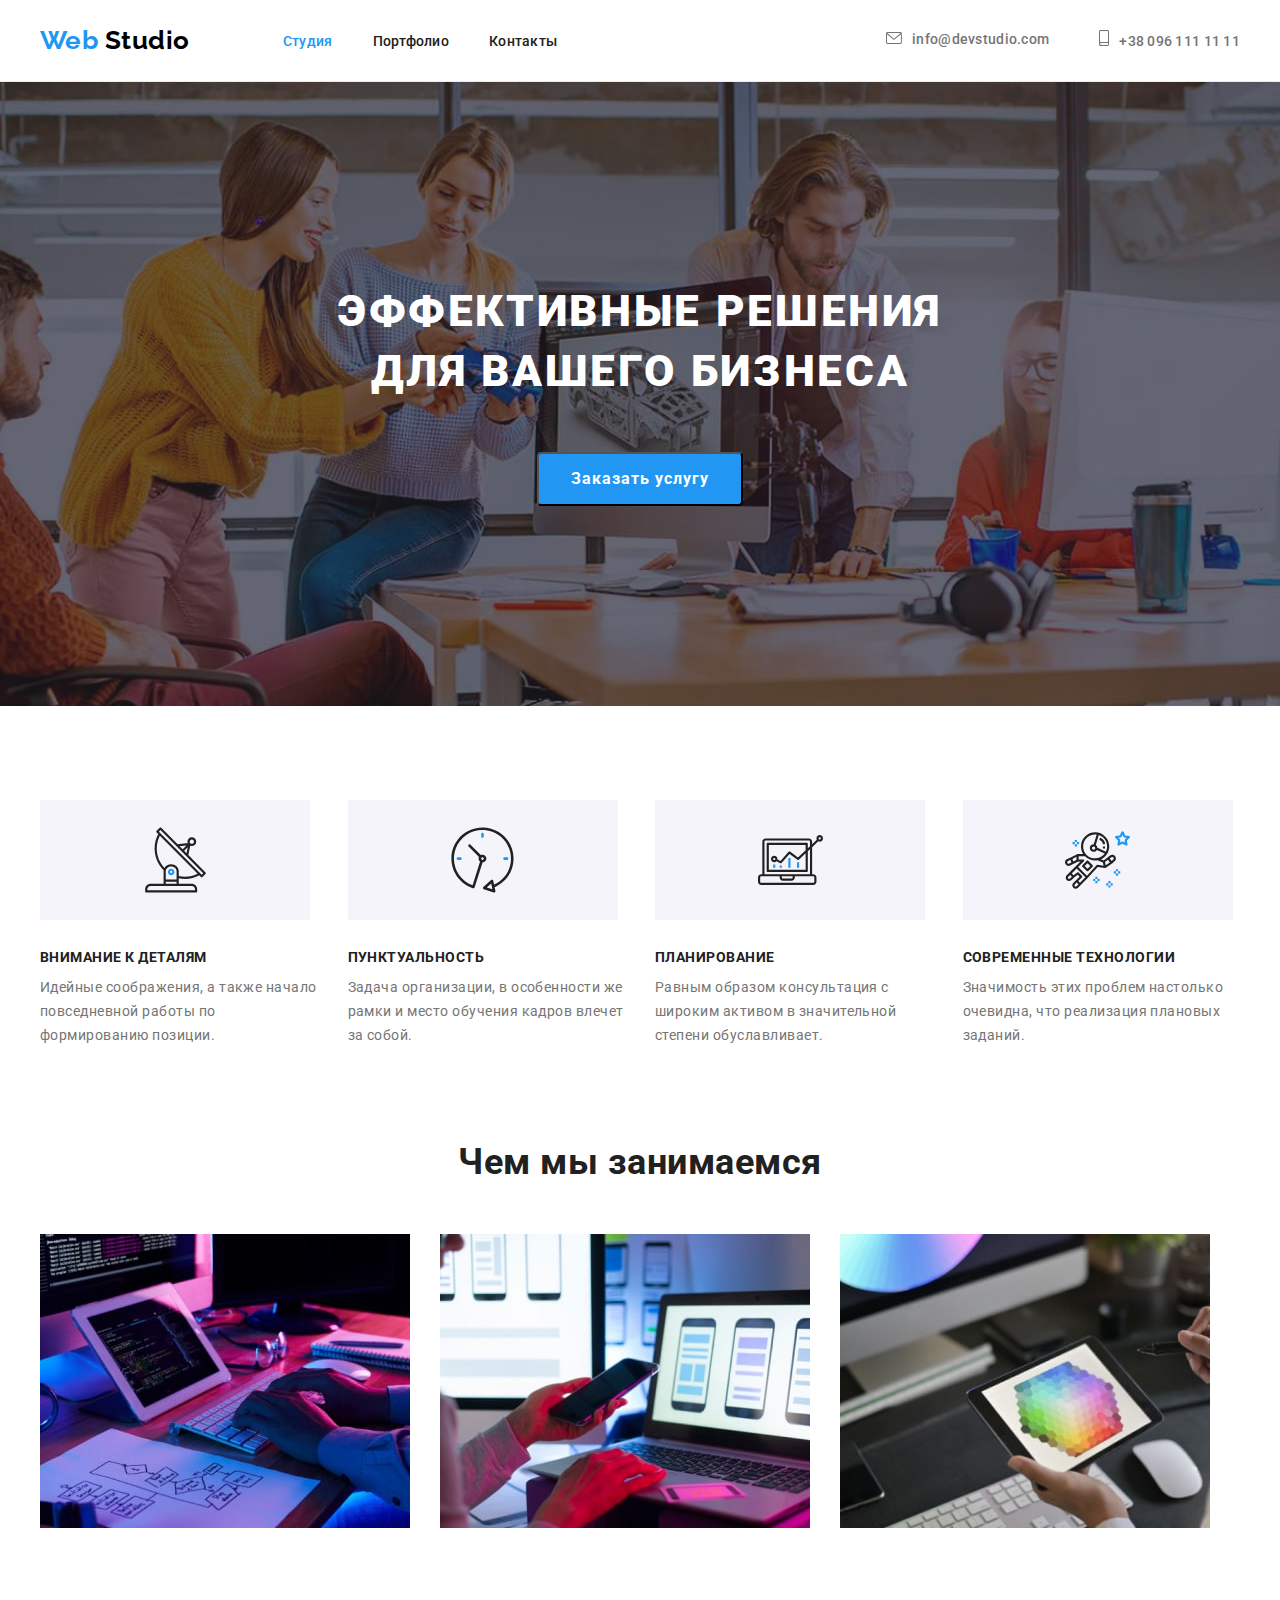
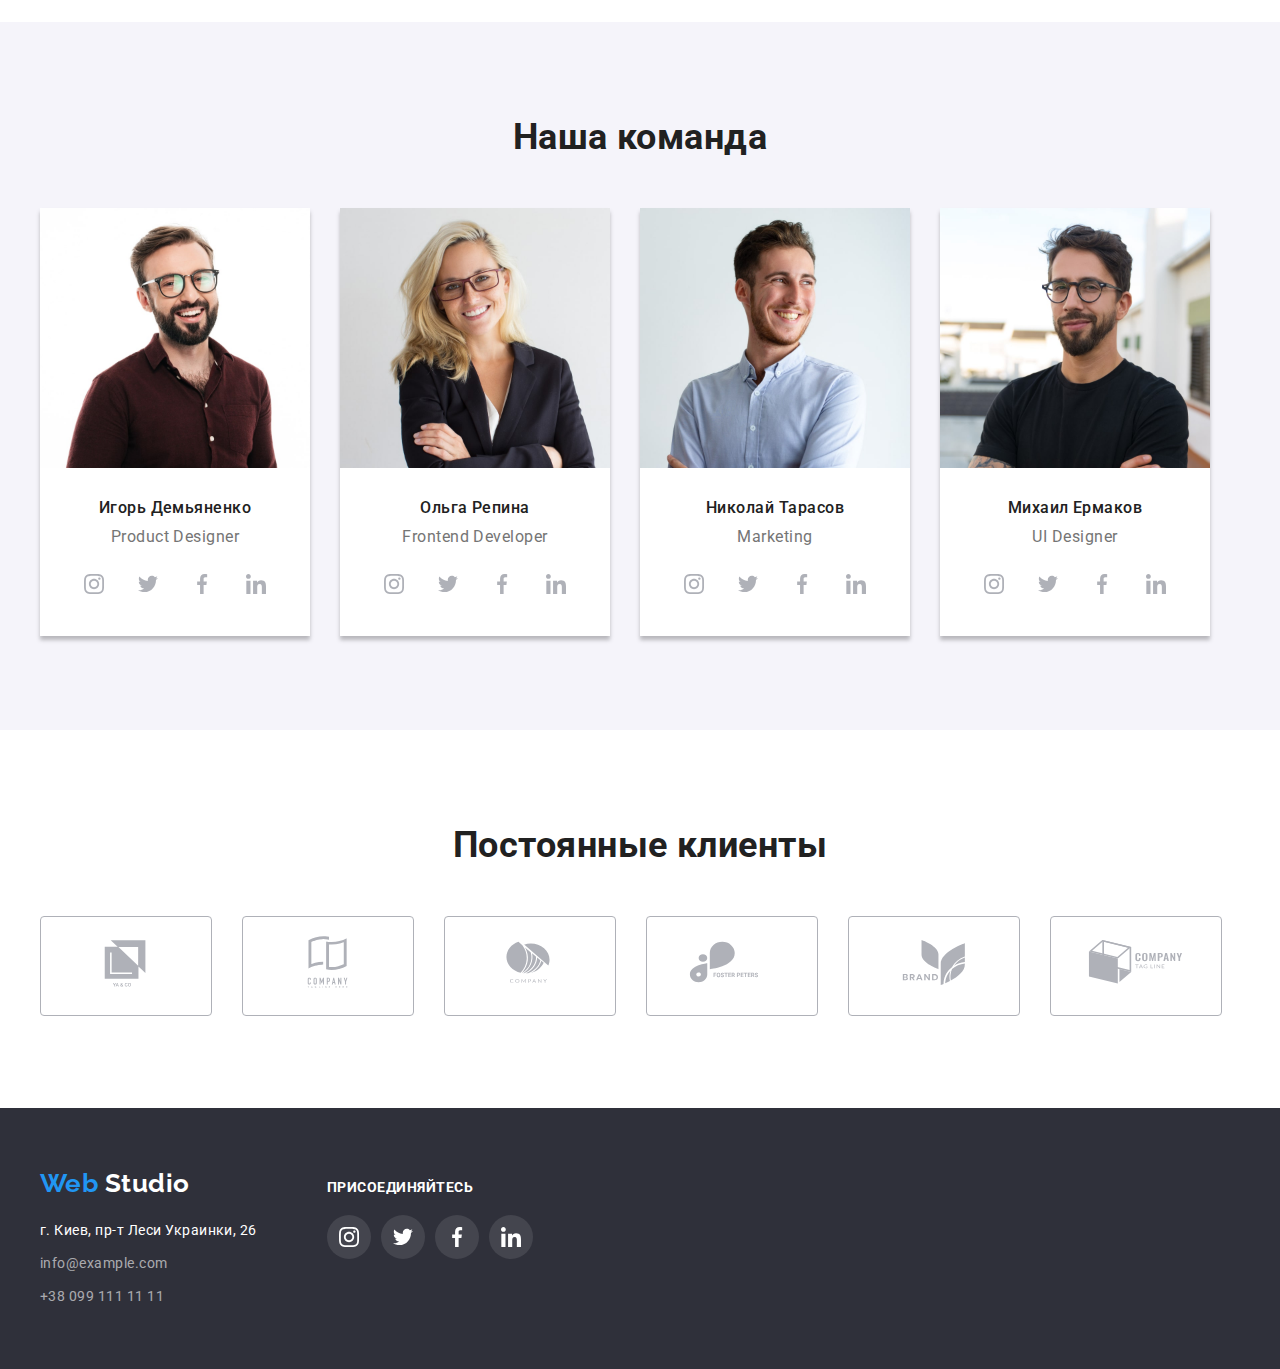
<file: index.html>
<!DOCTYPE html>
<html lang="ru">

<head>
    <meta charset="UTF-8">
    <meta http-equiv="X-UA-Compatible" content="IE=edge">
    <meta name="viewport" content="width=device-width, initial-scale=1.0">
    <title>Home_work_1</title>
    <link rel="preconnect" href="https://fonts.googleapis.com">
    <link rel="preconnect" href="https://fonts.gstatic.com" crossorigin>
    <link
        href="https://fonts.googleapis.com/css2?family=Raleway:wght@700&family=Roboto:wght@400;500;700;900&display=swap"
        rel="stylesheet">
    <link rel="stylesheet" href="https://cdnjs.cloudflare.com/ajax/libs/modern-normalize/1.1.0/modern-normalize.min.css"
        integrity="sha512-wpPYUAdjBVSE4KJnH1VR1HeZfpl1ub8YT/NKx4PuQ5NmX2tKuGu6U/JRp5y+Y8XG2tV+wKQpNHVUX03MfMFn9Q=="
        crossorigin="anonymous" referrerpolicy="no-referrer" />
    <link rel="stylesheet" href="./CSS/style.css">

</head>

<body>
    <!--Область навигации-->
    <header class="header">
        <div class="conteiner header-conteiner">
            <nav class="header-navigation">
                <a href="index.html" class="header-logo">Web <span class="header-logo-studio">Studio</span> </a>

                <ul class="header-list">
                    <li class="header-item list"><a class="header-link current link" href="./index.html">Студия</a></li>
                    <li class="header-item list"><a class="header-link link" href="./portfolio.html">Портфолио</a></li>
                    <li class="header-item list"><a class="header-link link" href="">Контакты</a></li>
                </ul>
            </nav>
            <ul class="header-list-contacts">
                <li class="header-contacts-item list">
                    <a class="header-tel-link link" href="mailto:info@devstudio.com"> 
                        <svg class="mail-tel-icon" width="16" height="12"><use href="./img/sprite.svg#letter"></use>
                        </svg>info@devstudio.com
                    </a>
                </li>

                <li class="header-contacts-item list">
                    
                    <a class="header-tel-link link" href="tel:+380961111111" >
                        <svg class="mail-tel-icon" width="10" height="16" >
                        <use href="./img/sprite.svg#phone"></use>
                         </svg>+38 096 111 11 11
                    </a>
                </li>
            </ul>
        </div>

    </header>

    <main class="main-content">
        <!--Шапка-->
        <section class="main-section">
            <div class="conteiner hero-conteiner">
                <h1 class="main-title">Эффективные решения для вашего бизнеса</h1>

                <button type="button" class="main-button btn">Заказать услугу</button>
            </div>
        </section>

        <!--Особенности-->

        <section class="peculiarities">
            <h2 class="visually-hidden">peculiarities </h2>
            <div class="conteiner">
                <ul class="peculiarities-list">
                    <li class="peculiarities-item list">
                        <div class="peculiarities-item-icon">
                         <svg class="peculiarities-icon">
                             <use href="./img/sprite.svg#antenna"></use>
                         </svg>
                        </div>
                        <h3 class="peculiarities-title">Внимание к деталям</h3>
                        <p class="peculiarities-text">Идейные соображения, а также начало повседневной работы по
                            формированию
                            позиции.</p>

                    </li>
                    <li class="peculiarities-item list">
                        <div class="peculiarities-item-icon">
                            <svg class="peculiarities-icon">
                                <use href="./img/sprite.svg#clock"></use>
                            </svg>
                        </div>
                        <h3 class="peculiarities-title">Пунктуальность</h3>
                        <p class="peculiarities-text">Задача организации, в особенности же рамки и место обучения кадров
                            влечет
                            за
                            собой.</p>
                    </li>
                    <li class="peculiarities-item list">
                        <div class="peculiarities-item-icon">
                            <svg class="peculiarities-icon">
                                <use href="./img/sprite.svg#diagram"></use>
                            </svg>
                        </div>
                        <h3 class="peculiarities-title">Планирование</h3>
                        <p class="peculiarities-text">Равным образом консультация с широким активом в значительной
                            степени
                            обуславливает.</p>
                    </li>
                    <li class="peculiarities-item list">
                        <div class="peculiarities-item-icon">
                            <svg class="peculiarities-icon">
                                <use href="./img/sprite.svg#astronaut"></use>
                            </svg>
                        </div>
                        <h3 class="peculiarities-title">Современные технологии</h3>
                        <p class="peculiarities-text">Значимость этих проблем настолько очевидна, что реализация
                            плановых
                            заданий.
                        </p>
                    </li>

                </ul>
            </div>
        </section>

        <!--Чем мы занимаемся-->

        <section class="about-us">
            <div class="conteiner">
                <h2 class="about-us-title">Чем мы занимаемся</h2>
                <ul class="about-us-list list">
                    <li class="about-us-item">
                        <a class="about-us-link link" href=""><img class="about-us-image" src="./img/box_1.jpg"
                                alt="Десктопный_приложения" width="370"></a>
                    </li>
                    <li class="about-us-item">
                        <a class="about-us-link link" href=""><img class="about-us-image" src="./img/box_2.jpg"
                                alt="Мобильные_приложения" width="370"></a>
                    </li>
                    <li class="about-us-item">
                        <a class="about-us-link link" href=""><img class="about-us-image" src="./img/box_3.jpg"
                                alt="Дизайнерские_решения" width="370"></a>
                    </li>
                </ul>
            </div>
        </section>


        <!--Наша команда-->

        <section class="team">
            <div class="conteiner">
                <h2 class="team-title">Наша команда</h2>
                <ul class="team-list list">
                    <li class="team-item">
                        <img class="team-image" src="./img/team_card_1.jpg" alt="Product_Designer" width="270">
                        <div class="team-personal-bottom">
                            <h3 class="team-personal-name">Игорь Демьяненко</h3>
                            <p class="team-position">Product Designer</p>
                            <ul class="team-position-list team-social-list list">
                                <li class="social-item">
                                    <a href="" class="social-link link">
                                        <svg class="social-icon">
                                            <use href="./img/sprite.svg#instagram"></use>
                                        </svg>
                                    </a>
                                </li>
                                <li class="social-item">
                                    <a href="" class="social-link link">
                                        <svg class="social-icon">
                                            <use href="./img/sprite.svg#twitter"></use>
                                        </svg>
                                    </a>
                                </li>
                                <li class="social-item">
                                    <a href="" class="social-link link">
                                        <svg class="social-icon">
                                            <use href="./img/sprite.svg#facebook"></use>
                                        </svg>
                                    </a>
                                </li>
                                <li class="social-item">
                                    <a href="" class="social-link link">
                                        <svg class="social-icon">
                                            <use href="./img/sprite.svg#linkedin"></use>
                                        </svg>
                                    </a>
                                </li>
                            </ul>
                        </div>
                    </li>
                    <li class="team-item">
                        <img class="team-image" src="./img/team_card_2.jpg" alt="Frontend_Developer" width="270">
                        <div class="team-personal-bottom">
                            <h3 class="team-personal-name">Ольга Репина</h3>
                            <p class="team-position">Frontend Developer</p>
                            <ul class="team-position-list team-social-list list">
                                <li class="social-item">
                                    <a href="" class="social-link link">
                                        <svg class="social-icon">
                                            <use href="./img/sprite.svg#instagram"></use>
                                        </svg>
                                    </a>
                                </li>
                                <li class="social-item">
                                    <a href="" class="social-link link">
                                        <svg class="social-icon">
                                            <use href="./img/sprite.svg#twitter"></use>
                                        </svg>
                                    </a>
                                </li>
                                <li class="social-item">
                                    <a href="" class="social-link link">
                                        <svg class="social-icon">
                                            <use href="./img/sprite.svg#facebook"></use>
                                        </svg>
                                    </a>
                                </li>
                                <li class="social-item">
                                    <a href="" class="social-link link">
                                        <svg class="social-icon">
                                            <use href="./img/sprite.svg#linkedin"></use>
                                        </svg>
                                    </a>
                                </li>
                            </ul>
                            
                        </div>
                    </li>
                    <li class="team-item">
                        <img class="team-image" src="./img/team_card_3.jpg" alt="Marketing" width="270">
                        <div class="team-personal-bottom">
                            <h3 class="team-personal-name">Николай Тарасов</h3>
                            <p class="team-position">Marketing</p>
                            <ul class="team-position-list team-social-list list">
                                <li class="social-item">
                                    <a href="" class="social-link link">
                                        <svg class="social-icon">
                                            <use href="./img/sprite.svg#instagram"></use>
                                        </svg>
                                    </a>
                                </li>
                                <li class="social-item">
                                    <a href="" class="social-link link">
                                        <svg class="social-icon">
                                            <use href="./img/sprite.svg#twitter"></use>
                                        </svg>
                                    </a>
                                </li>
                                <li class="social-item">
                                    <a href="" class="social-link link">
                                        <svg class="social-icon">
                                            <use href="./img/sprite.svg#facebook"></use>
                                        </svg>
                                    </a>
                                </li>
                                <li class="social-item">
                                    <a href="" class="social-link link">
                                        <svg class="social-icon">
                                            <use href="./img/sprite.svg#linkedin"></use>
                                        </svg>
                                    </a>
                                </li>
                            </ul>
                        </div>
                    </li>
                    <li class="team-item">
                        <img class="team-image" src="./img/team_card_4.jpg" alt="UI_Designer" width="270">
                        <div class="team-personal-bottom">
                            <h3 class="team-personal-name">Михаил Ермаков</h3>
                            <p class="team-position">UI Designer</p>
                            <ul class="team-position-list team-social-list list">
                                <li class="social-item">
                                    <a href="" class="social-link link">
                                        <svg class="social-icon">
                                            <use href="./img/sprite.svg#instagram"></use>
                                        </svg>
                                    </a>
                                </li>
                                <li class="social-item">
                                    <a href="" class="social-link link">
                                        <svg class="social-icon">
                                            <use href="./img/sprite.svg#twitter"></use>
                                        </svg>
                                    </a>
                                </li>
                                <li class="social-item">
                                    <a href="" class="social-link link">
                                        <svg class="social-icon">
                                            <use href="./img/sprite.svg#facebook"></use>
                                        </svg>
                                    </a>
                                </li>
                                <li class="social-item">
                                    <a href="" class="social-link link">
                                        <svg class="social-icon">
                                            <use href="./img/sprite.svg#linkedin"></use>
                                        </svg>
                                    </a>
                                </li>
                            </ul>
                        </div>
                    </li>
                </ul>
            </div>
        </section>

<!--Постоянные клиенты-->

<section class="clients">
    <h2 class="clients-title">Постоянные клиенты </h2>
    <div class="conteiner">
        <ul class="clients-list">
            <li class="clients-item list">
                <a class="clients-item-icon" href="">
                         <svg class="clients-icon">
                            <use href="./img/sprite.svg#logo1"></use>
                        </svg>
                </a>
            </li>
            <li class="clients-item list">
                <a class="clients-item-icon" href="">
                    <svg class="clients-icon">
                        <use href="./img/sprite.svg#logo2"></use>
                    </svg>
                </a>
            </li>
            <li class="clients-item list">
                <a class="clients-item-icon" href="">
                    <svg class="clients-icon">
                        <use href="./img/sprite.svg#logo3"></use>
                    </svg>
                </a>
            </li>
            <li class="clients-item list">
                <a class="clients-item-icon" href="">
                    <svg class="clients-icon">
                        <use href="./img/sprite.svg#logo4"></use>
                    </svg>
                </a>
            </li>
            <li class="clients-item list">
                <a class="clients-item-icon" href="">
                    <svg class="clients-icon">
                        <use href="./img/sprite.svg#logo5"></use>
                    </svg>
                </a>
            </li>
            <li class="clients-item list">
                <a class="clients-item-icon" href="">
                    <svg class="clients-icon">
                        <use href="./img/sprite.svg#logo6"></use>
                    </svg>
                </a>
            </li>

        </ul>
    </div>
</section>

    </main>

    <footer class="footer">
        <div class="conteiner footer-container">
            <div class="footer-box">
               <div class="footer-adress">
                    <a class="footer-logo" href="index.html">Web <span class="foter-studio">Studio</span> </a>
                    
                    <address class="footer-address">
                    
                        <ul class="footer-list list">
                            <li class="footer-item"> <a class="footer-link-address link"
                                    href="https://www.google.com/maps/place/%D0%B1%D1%83%D0%BB.+%D0%9B%D0%B5%D1%81%D0%B8+%D0%A3%D0%BA%D1%80%D0%B0%D0%B8%D0%BD%D0%BA%D0%B8,+26,+%D0%9A%D0%B8%D0%B5%D0%B2,+02000/@50.4265807,30.5361971,17z/data=!3m1!4b1!4m5!3m4!1s0x40d4cf0e033ecbe9:0x57a4dffefec77da0!8m2!3d50.4265807!4d30.5383858"
                                    target="_blank">г. Киев, пр-т Леси Украинки, 26</a> </li>
                            <li class="footer-item"> <a class="footer-tel-link link" href="mailto:info@example.com">info@example.com</a>
                            </li>
                            <li class="footer-item"> <a class="footer-tel-link link" href="tel:+380991111111">+38 099 111 11
                                    11</a>
                            </li>
                    
                        </ul>
                    
                    </address>
               </div>
                <div class="footer-social">
                    <h2 class="social-title">присоединяйтесь</h2>
                    <ul class="footer-social-list team-social-list list">
                        <li class="footer-social-item">
                            <a href="" class="footer-social-link link">
                                <svg class="footer-social-icon">
                                    <use href="./img/sprite.svg#instagram"></use>
                                </svg>
                            </a>
                        </li>
                        <li class="footer-social-item">
                            <a href="" class="footer-social-link link">
                                <svg class="footer-social-icon">
                                    <use href="./img/sprite.svg#twitter"></use>
                                </svg>
                            </a>
                        </li>
                        <li class="footer-social-item">
                            <a href="" class="footer-social-link link">
                                <svg class="footer-social-icon">
                                    <use href="./img/sprite.svg#facebook"></use>
                                </svg>
                            </a>
                        </li>
                        <li class="footer-social-item">
                            <a href="" class="footer-social-link link">
                                <svg class="footer-social-icon">
                                    <use href="./img/sprite.svg#linkedin"></use>
                                </svg>
                            </a>
                        </li>
                    </ul>


                </div>

            </div>
        </div>
    </footer>


</body>
</file>
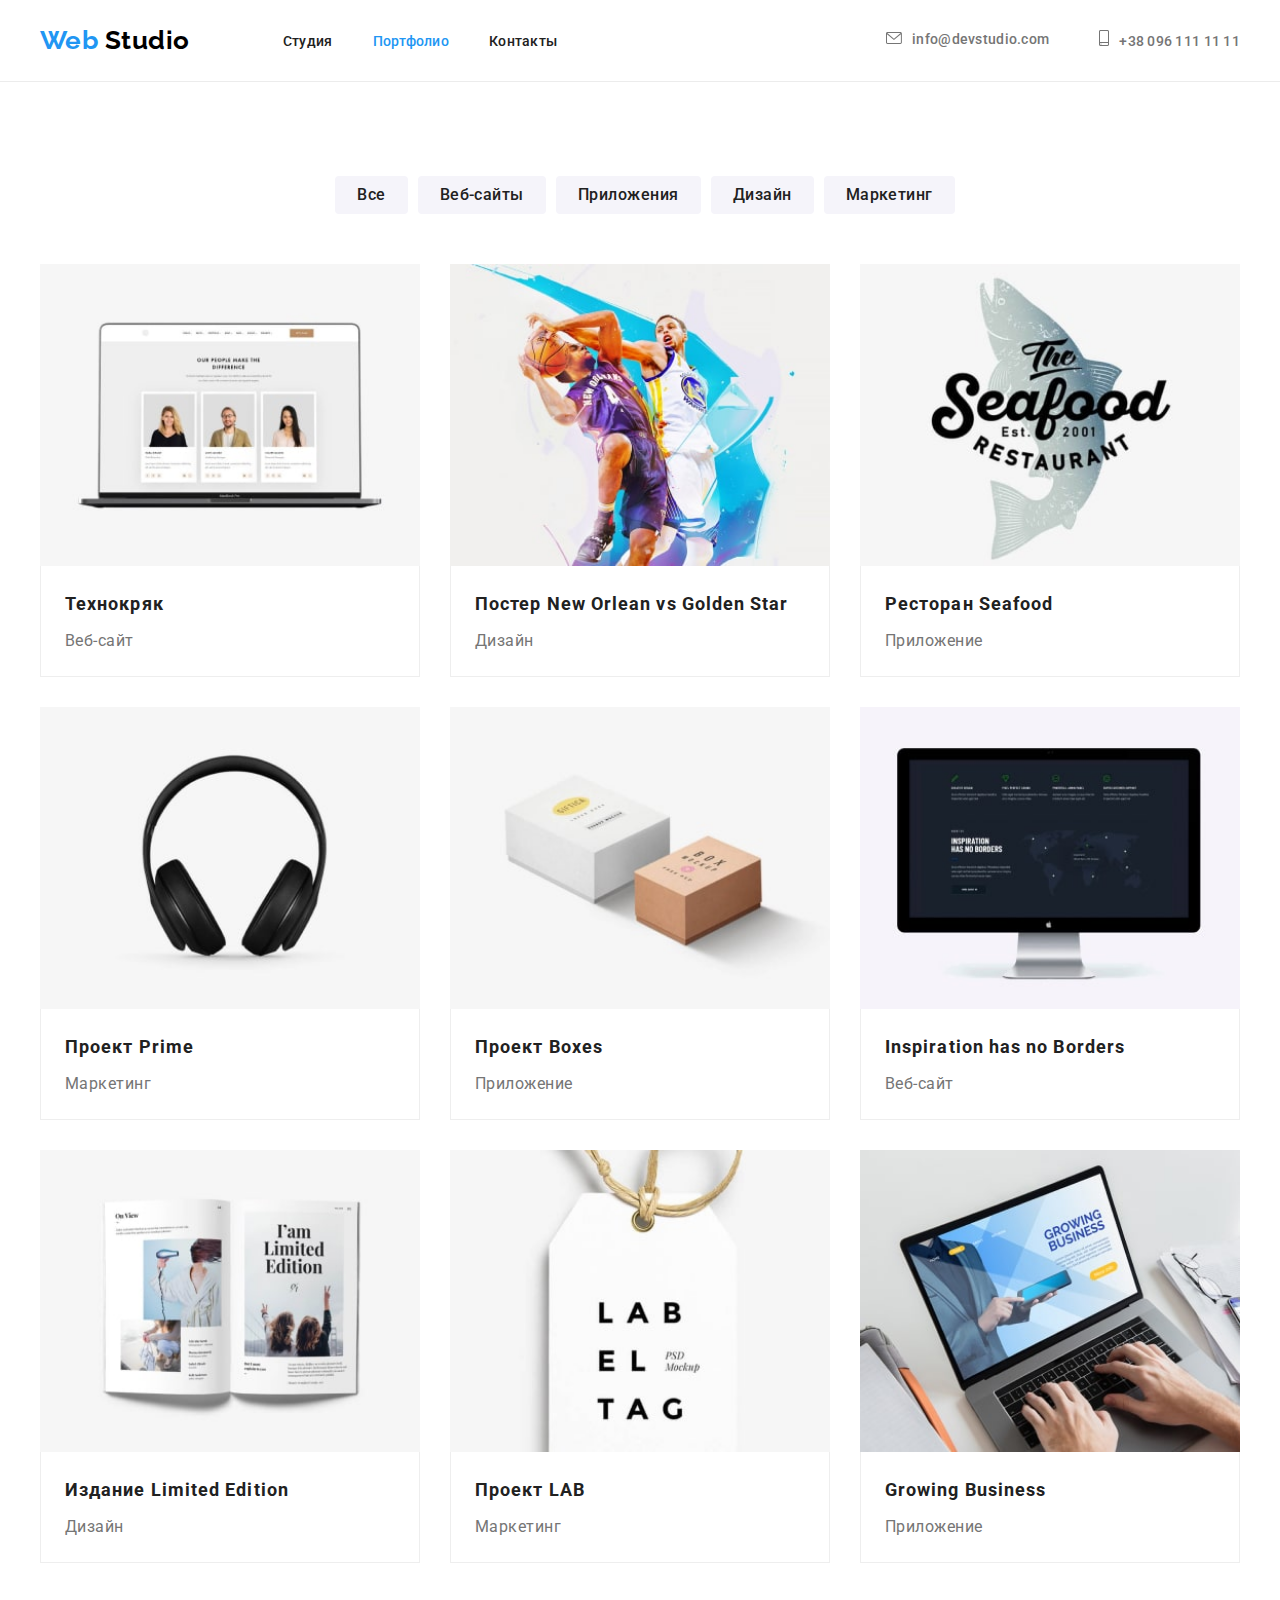
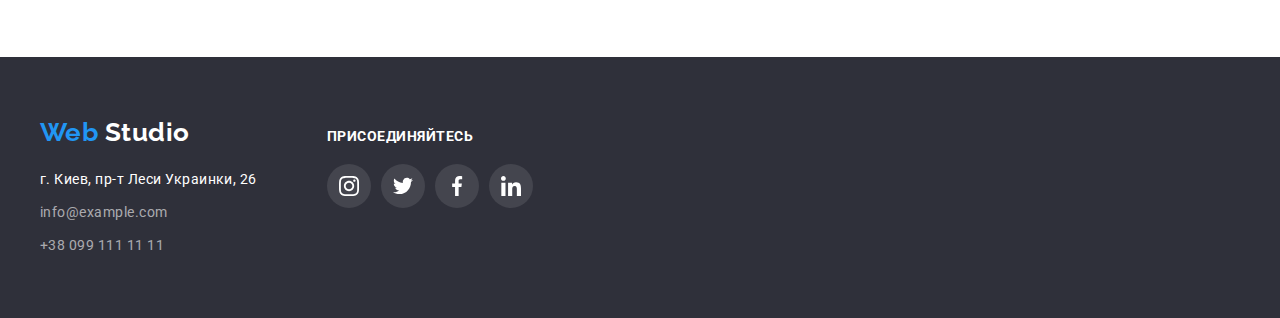
<file: portfolio.html>
<!DOCTYPE html>
<html lang="ru">

<head>
    <meta charset="UTF-8">
    <meta http-equiv="X-UA-Compatible" content="IE=edge">
    <meta name="viewport" content="width=device-width, initial-scale=1.0">
    <title>Home_work_2</title>
    <link rel="preconnect" href="https://fonts.googleapis.com">
    <link rel="preconnect" href="https://fonts.gstatic.com" crossorigin>
    <link
        href="https://fonts.googleapis.com/css2?family=Raleway:wght@700&family=Roboto:wght@400;500;700;900&display=swap"
        rel="stylesheet">
    <link rel="stylesheet" href="./CSS/style.css">
</head>

<body>
    <!--Область навигации-->
    <header class="header">
        <div class="conteiner header-conteiner">
            <nav class="header-navigation">
                <a href="index.html" class="header-logo">Web <span class="header-logo-studio">Studio</span> </a>
    
                <ul class="header-list">
                    <li class="header-item list"><a class="header-link link" href="./index.html">Студия</a></li>
                    <li class="header-item list"><a class="header-link current link" href="./portfolio.html">Портфолио</a></li>
                    <li class="header-item list"><a class="header-link link" href="">Контакты</a></li>
                </ul>
            </nav>
            <ul class="header-list-contacts">
                <li class="header-contacts-item list">
                    <a class="header-tel-link link" href="mailto:info@devstudio.com">
                        <svg class="mail-tel-icon" width="16" height="12">
                            <use href="./img/sprite.svg#letter"></use>
                        </svg>info@devstudio.com
                    </a>
                </li>
    
                <li class="header-contacts-item list">
    
                    <a class="header-tel-link link" href="tel:+380961111111">
                        <svg class="mail-tel-icon" width="10" height="16">
                            <use href="./img/sprite.svg#phone"></use>
                        </svg>+38 096 111 11 11
                    </a>
                </li>
            </ul>
        </div>
    
    </header>

    <main class="content-gallery">
        <section class="content-section">
            <div class="conteiner">
                <h1 class="visually-hidden">Gallery</h1>
                <ul class="gallery-button-list list">
                    <li class="gallery-item">
                        <button class="gallery-filters-btn btn" type="button">Все</button>
                    </li>
                    <li class="gallery-item">
                        <button class="gallery-filters-btn btn" type="button">Веб-сайты</button>
                    </li>
                    <li class="gallery-item">
                        <button class="gallery-filters-btn btn" type="button">Приложения</button>
                    </li>
                    <li class="gallery-item">
                        <button class="gallery-filters-btn btn" type="button">Дизайн</button>
                    </li>
                    <li class="gallery-item">
                        <button class="gallery-filters-btn btn" type="button">Маркетинг</button>
                    </li>
                </ul>

                <ul class="gallary-work">
                    <li class="gallary-work-list list">
                        <a class="gallary-work-link link" href="">
                            <img class="gallary-work-image" src="./img/portfolio_1.jpg" alt="Веб-сайт Технокряк"
                                width="370">
                            <div class="gallary-card-bottom">
                                <h2 class="gallary-work-title">Технокряк</h2>
                                <p class="gallary-work-text">Веб-сайт</p>
                            </div>
                        </a>
                    </li>
                    <li class="gallary-work-list list">
                        <a class="gallary-work-link link" href="">
                            <img class="gallary-work-image" src="./img/portfolio_2.jpg"
                                alt="Постер New Orlean vs Golden Star " width="370">
                            <div class="gallary-card-bottom">
                                <h2 class="gallary-work-title">Постер New Orlean vs Golden Star</h2>
                                <p class="gallary-work-text">Дизайн</p>
                            </div>
                        </a>
                    </li>
                    <li class="gallary-work-list list">
                        <a class="gallary-work-link link" href="">
                            <img class="gallary-work-image" src="./img/portfolio_3.jpg" alt="Ресторан Seafood"
                                width="370">
                            <div class="gallary-card-bottom">
                                <h2 class="gallary-work-title">Ресторан Seafood</h2>
                                <p class="gallary-work-text">Приложение</p>
                            </div>
                        </a>
                    </li>
                    <li class="gallary-work-list list">
                        <a class="gallary-work-link link" href="">
                            <img class="gallary-work-image" src="./img/portfolio_4.jpg" alt="Проект Prime" width="370">
                            <div class="gallary-card-bottom">
                                <h2 class="gallary-work-title">Проект Prime</h2>
                                <p class="gallary-work-text">Маркетинг</p>
                            </div>
                        </a>
                    </li>
                    <li class="gallary-work-list list">
                        <a class="gallary-work-link link" href="">
                            <img class="gallary-work-image" src="./img/portfolio_5.jpg" alt="Веб-сайт Проект Boxes"
                                width="370">
                            <div class="gallary-card-bottom">
                                <h2 class="gallary-work-title">Проект Boxes</h2>
                                <p class="gallary-work-text">Приложение</p>
                            </div>
                        </a>
                    </li>
                    <li class="gallary-work-list list">
                        <a class="gallary-work-link link" href="">
                            <img class="gallary-work-image" src="./img/portfolio_6.jpg"
                                alt="Веб-сайт Inspiration has no Borders" width="370">
                            <div class="gallary-card-bottom">
                                <h2 class="gallary-work-title">Inspiration has no Borders</h2>
                                <p class="gallary-work-text">Веб-сайт</p>
                            </div>

                        </a>
                    </li>
                    <li class="gallary-work-list list">
                        <a class="gallary-work-link link" href="">
                            <img class="gallary-work-image" src="./img/portfolio_7.jpg"
                                alt="Веб-сайт Издание Limited Edition" width="370">
                            <div class="gallary-card-bottom">
                                <h2 class="gallary-work-title">Издание Limited Edition</h2>
                                <p class="gallary-work-text">Дизайн</p>
                            </div>
                        </a>
                    </li>
                    <li class="gallary-work-list list">
                        <a class="gallary-work-link link" href="">
                            <img class="gallary-work-image" src="./img/portfolio_8.jpg" alt="Веб-сайт Проект LAB"
                                width="370">

                            <div class="gallary-card-bottom">
                                <h2 class="gallary-work-title">Проект LAB</h2>
                                <p class="gallary-work-text">Маркетинг</p>
                            </div>
                        </a>
                    </li>
                    <li class="gallary-work-list list">
                        <a class="gallary-work-link link" href="">
                            <img class="gallary-work-image" src="./img/portfolio_9.jpg" alt="Growing Business"
                                width="370">
                            <div class="gallary-card-bottom">
                                <h2 class="gallary-work-title">Growing Business</h2>
                                <p class="gallary-work-text">Приложение</p>
                            </div>
                        </a>
                    </li>
                </ul>
            </div>
        </section>

    </main>

    <footer class="footer">
        <div class="conteiner footer-container">
            <div class="footer-box">
                <div class="footer-adress">
                    <a class="footer-logo" href="index.html">Web <span class="foter-studio">Studio</span> </a>
    
                    <address class="footer-address">
    
                        <ul class="footer-list list">
                            <li class="footer-item"> <a class="footer-link-address link"
                                    href="https://www.google.com/maps/place/%D0%B1%D1%83%D0%BB.+%D0%9B%D0%B5%D1%81%D0%B8+%D0%A3%D0%BA%D1%80%D0%B0%D0%B8%D0%BD%D0%BA%D0%B8,+26,+%D0%9A%D0%B8%D0%B5%D0%B2,+02000/@50.4265807,30.5361971,17z/data=!3m1!4b1!4m5!3m4!1s0x40d4cf0e033ecbe9:0x57a4dffefec77da0!8m2!3d50.4265807!4d30.5383858"
                                    target="_blank">г. Киев, пр-т Леси Украинки, 26</a> </li>
                            <li class="footer-item"> <a class="footer-tel-link link"
                                    href="mailto:info@example.com">info@example.com</a>
                            </li>
                            <li class="footer-item"> <a class="footer-tel-link link" href="tel:+380991111111">+38 099 111 11
                                    11</a>
                            </li>
    
                        </ul>
    
                    </address>
                </div>
                <div class="footer-social">
                    <h2 class="social-title">присоединяйтесь</h2>
                    <ul class="footer-social-list team-social-list list">
                        <li class="footer-social-item">
                            <a href="" class="footer-social-link link">
                                <svg class="footer-social-icon">
                                    <use href="./img/sprite.svg#instagram"></use>
                                </svg>
                            </a>
                        </li>
                        <li class="footer-social-item">
                            <a href="" class="footer-social-link link">
                                <svg class="footer-social-icon">
                                    <use href="./img/sprite.svg#twitter"></use>
                                </svg>
                            </a>
                        </li>
                        <li class="footer-social-item">
                            <a href="" class="footer-social-link link">
                                <svg class="footer-social-icon">
                                    <use href="./img/sprite.svg#facebook"></use>
                                </svg>
                            </a>
                        </li>
                        <li class="footer-social-item">
                            <a href="" class="footer-social-link link">
                                <svg class="footer-social-icon">
                                    <use href="./img/sprite.svg#linkedin"></use>
                                </svg>
                            </a>
                        </li>
                    </ul>
    
    
                </div>
    
            </div>
        </div>
    </footer>
</body>

</html>
</file>
<file: CSS/style.css>
:root {
  --primary-title-color: #ffffff;
  --secondary-title-color: #212121;
  --primary-text-color: #757575;
  --secondary-text-color: #212121;
  --accent-color: #2196f3;
}

p,
h1,
h2,
h3,
h4,
h5,
h6 {
  margin: 0;
}
ul {
  margin: 0;
  padding-left: 0;
}

img {
  display: block;
  min-width: 100%;
}

body {
  font-family: 'Roboto', sans-serif;
  letter-spacing: 0.03em;
  margin: 0;
}

.link {
  text-decoration: none;
}

.list {
  list-style: none;
}
.btn {
  border-radius: 4px;
}

.conteiner {
  width: 1200px;
  margin: 0 auto;
  padding: 0 15px;
}

/*HEADER WEBSTUDIO*/

.header-logo {
  font-family: Raleway;
  font-style: normal;
  font-weight: bold;
  font-size: 26px;
  line-height: 1.19;
  color: #2196f3;
  text-decoration: none;
  margin-right: 93px;
  margin-top: 25px;
  margin-bottom: 25px;
}

.header-logo-studio {
  color: #000000;
}
.header-conteiner {
  display: flex;
}

.header-navigation {
  display: flex;
}

.header-list .header-link.current{
  color: var(--accent-color);
}

.header-list-contacts {
  display: flex;
  margin-left: auto;
  align-items: center;
}
.header-link {
  font-weight: 500;
  font-size: 14px;
  line-height: 1.14;
  letter-spacing: 0.02em;
  color: var(--secondary-text-color);
  padding-top: 32px;
  padding-bottom: 32px;
}

.header {
  border-bottom: 1px solid #ececec;
}

.header-contacts-item:not(:last-child) {
  margin-right: 50px;
}

.header-item:not(:last-child) {
  margin-right: 40px;
}


.header-link:hover,
.header-link:focus {
  color: var(--accent-color);
}

.header-tel-link {
  font-weight: 500;
  font-size: 14px;
  line-height: 1.14;
  letter-spacing: 0.02em;
  color: var(--primary-text-color);
}

.mail-tel-icon {
  margin-right: 10px;
  fill: currentColor;
}


.header-contacts-item {
  display: flex;
  flex-direction: row;
  align-items: baseline;
}

.header-list {
  display: flex;
  align-items: center;
}

.header-tel-link:hover,
.header-tel-link:focus {
color: var(--accent-color);
}

/*MAIN-WEBSTUDIO*/
.main-section {
  background-image: linear-gradient(to left, rgba(47, 48, 58, 0.4), rgba(47, 48, 58, 0.4)),
    url(../img/herobg.jpg);
  background-repeat: no-repeat;
  background-position: center;
  max-width: 1600px;
  background-size: cover;
  text-align: center;
  padding: 200px 0;
  margin: 0 auto;
}

.main-title {
  max-width: 696px;
  margin: 0 auto;
  margin-bottom: 50px;
  font-weight: 900;
  font-size: 44px;
  line-height: 1.36;
  text-align: center;
  letter-spacing: 0.06em;
  text-transform: uppercase;
  color: var(--primary-title-color);
}

.main-button {
  padding: 10px 32px;
  cursor: pointer;
  font-weight: bold;
  font-family: inherit;
  font-size: 16px;
  line-height: 1.88;
  letter-spacing: 0.06em;
  color: var(--primary-title-color);
  background-color: #2196f3;
}

/*Особенности*/
.peculiarities {
  padding-top: 94px;
  padding-bottom: 47px;
}

.visually-hidden {
  position: absolute;
  width: 1px;
  height: 1px;
  margin: -1px;
  padding: 0;
  overflow: hidden;
  border: 0;
  clip: rect(0 0 0 0);
}

.peculiarities-list {
  display: flex;
  margin-left: -30px;
}

.peculiarities-item {
  width: 270px;
  flex-basis: calc(100% / 4 - 30px);
  font-weight: bold;
  font-size: 14px;
  line-height: 1.14;
  color: var(--secondary-title-color);
  margin-left: 30px;
}
.peculiarities-icon {
  width: 65px;
  height: 70px;
}
.peculiarities-item-icon {
  width: 270px;
  height: 120px;
  background-color: #f5f4fa;
  margin-bottom: 30px;
  display: flex;
  align-items: center;
  justify-content: center;
}

.peculiarities-title {
  font-weight: bold;
  font-size: 14px;
  line-height: 1.14;
  text-transform: uppercase;
  color: var(--secondary-title-color);
  margin-bottom: 10px;
}

.peculiarities-text {
  font-weight: normal;
  font-size: 14px;
  line-height: 1.71;
  color: var(--primary-text-color);
}

/*ABOUT US WEBSTUDIO*/
.about-us {
  padding-top: 47px;
  padding-bottom: 94px;
}

.about-us-list {
  display: flex;
  flex-basis: calc(100% / 3 - 90px);
  flex-wrap: wrap;
  margin-left: -30px;
  margin-top: -50px;
}
.about-us-item {
  margin-left: 30px;
  margin-top: 50px;
}
.about-us-title {
  font-weight: bold;
  font-size: 36px;
  line-height: 1.17;
  text-align: center;
  color: var(--secondary-title-color);
  margin-bottom: 50px;
}

/*Team*/

.team {
  background-color: #f5f4fa;
  padding-top: 94px;
  padding-bottom: 94px;
}

.team-list {
  display: flex;
  flex-wrap: wrap;
  margin-left: -30px;
  margin-top: -50px;
}

.team-title {
  font-weight: bold;
  font-size: 36px;
  line-height: 1.17;
  text-align: center;
  color: var(--secondary-title-color);
  margin-bottom: 50px;
}

.team-item {
  flex-basis: calc(100% / 4 - 90px);
  margin-left: 30px;
  margin-top: 50px;
  box-shadow: 0px 4px 4px rgba(0, 0, 0, 0.25);
}

.team-personal-bottom {
  padding-top: 30px;
  padding-bottom: 30px;
  background-color: #fff;
}

.team-personal-name {
  font-weight: 500;
  font-size: 16px;
  line-height: 1.19;
  text-align: center;
  color: var(--secondary-text-color);
}
.team-position {
  padding: auto;
  margin-top: 10px;
  font-weight: normal;
  font-size: 16px;
  line-height: 1.19;
  text-align: center;
  color: var(--primary-text-color);
  margin-bottom: 16px;
}

.social-item {
  width: 44px;
  height: 44px;
}
.social-icon {
  width: 20px;
  height: 20px;
  fill: #afb1b8;
}

.social-item + .social-item {
  margin-left: 10px;
}
.social-link {
  width: 100%;
  height: 100%;
  border-radius: 50%;
  background-color: #ffffff;
  display: flex;
  align-items: center;
  justify-content: center;
}
.social-link:hover,
.social-link:focus {
  background-color: var(--accent-color);
}
.social-link:hover .social-icon,
.social-link:focus .social-icon {
  fill: #ffffff;
}

.team-social-list {
  display: flex;
  justify-content: center;
}

/*CLIENTS*/
.clients {
  padding-top: 94px;
  padding-bottom: 94px;
}
.clients-title {
  font-weight: bold;
  font-size: 36px;
  line-height: 1.17;
  text-align: center;
  color: var(--secondary-title-color);
  margin-bottom: 50px;
}

.clients-list {
  display: flex;
}

.clients-item {
  flex-basis: calc(100% / 6 - 30px);
  margin-left: 0px;
  display: flex;

}

.clients-item:hover,
.clients-item:focus {
  border: 1px solid var(--accent-color);
}

.clients-item-icon:hover .clients-icon,
.clients-item-icon:focus .clients-icon {
  fill: var(--accent-color);
}
.clients-item:not(:last-child) {
  margin-right: 30px;
}
.clients-icon {
  width: 106px;
  height: 60px;
  fill: #afb1b8;
  margin: 16px 32px;
}

.clients-item-icon{
  width: 100%;
  height: 100%;
  border-radius: 4px;
  border: 1px solid #afb1b8;
}

.clients-item-icon:hover,
.clients-item-icon:focus {
  color: var(--accent-color);
  fill: var(--accent-color);
}


/*FOOTER WEBSTUDIO*/

.footer-link-address {
  font-weight: normal;
  font-style: normal;
  font-size: 14px;
  line-height: 1.71;
  color: var(--primary-title-color);
}
.footer-link-address:hover,
.footer-link-address:focus {
  color: var(--accent-color);
}

.footer {
  background-color: #2f303a;
  padding-top: 60px;
  padding-bottom: 60px;
}

.footer-list {
  margin-top: 20px;
}
.footer-item {
  margin-top: 9px;
}

.social-title {
  font-weight: bold;
  font-size: 14px;
  line-height: 16px;
  text-transform: uppercase;
  color: var(--primary-title-color);
  text-align: start;
  margin-bottom: 20px;
}

.footer-container {
  display: flex;
  flex-direction: row;
  justify-content: start;
  align-items: start;
}

.footer-social-item {
  width: 44px;
  height: 44px;
}

.footer-social-icon {
  width: 20px;
  height: 20px;
  fill: #ffffff;
}

.footer-social-item + .footer-social-item {
  margin-left: 10px;
}

.footer-social-link {
  width: 100%;
  height: 100%;
  border-radius: 50%;
  display: flex;
  align-items: center;
  justify-content: center;
  background-color: rgba(255, 255, 255, 0.1);
}

.footer-box {
  display: flex;
  flex-direction: row;
  align-items: baseline;
}
.footer-social {
  margin-left: 70px;
}
.footer-social-link:hover,
.footer-social-link:focus {
  background-color: var(--accent-color);
}

.social-link:hover .social-icon,
.social-link:focus .social-icon {
  fill: #ffffff;
}

.footer-tel-link {
  font-style: normal;
  font-weight: normal;
  font-size: 14px;
  line-height: 1.71;
  color: rgba(255, 255, 255, 0.6);
}

.footer-tel-link:hover,
.footer-tel-link:focus {
  color: var(--accent-color);
}
.footer-logo {
  font-family: Raleway;
  font-style: normal;
  font-weight: bold;
  font-size: 26px;
  line-height: 1.19;
  color: #2196f3;
  text-decoration: none;
}

.foter-studio {
  color: #ffffff;
}

/*GALLARY-BTN*/

.gallery-filters-btn {
  display: block;
  font-family: inherit;
  font-style: normal;
  font-weight: 500;
  font-size: 16px;
  line-height: 1.63;
  text-align: center;
  letter-spacing: 0.03em;
  border: none;
  background: #f5f4fa;
  padding: 6px 22px;
  color: var(--secondary-title-color);
  cursor: pointer;
}

.gallery-filters-btn:focus,
.gallery-filters-btn:hover {
  background-color: #2196f3;
  box-shadow: 0px 4px 4px rgba(0, 0, 0, 0.25);
  color: var(--primary-title-color);

}

/*GALLARY-WORK*/
.content-section {
  padding-top: 94px;
  padding-bottom: 94px;
}

.gallary-work-title {
  font-size: 18px;
  line-height: 2;
  letter-spacing: 0.06em;
  color: var(--secondary-title-color);
  text-align: left;
}

.gallary-work-text {
  font-weight: normal;
  font-size: 16px;
  line-height: 1.88;
  color: var(--primary-text-color);
  text-align: left;
  margin-top: 4px;
}
.gallery-button-list {
  display: flex;
  justify-content: center;
  margin-bottom: 50px;
}

.gallery-item {
  margin-left: 10px;
}
.gallary-card-bottom {
  padding: 20px 24px;
  border: 1px solid #eeeeee;
  border-top: none;
}
.gallary-work {
  display: flex;
  flex-wrap: wrap;
  margin-left: -30px;
  margin-top: -30px;
}
.gallary-work-list {
  flex-basis: calc(100% / 3 - 30px);
  margin-left: 30px;
  margin-top: 30px;
}

.gallary-work-list:focus,
.gallary-work-list:hover {
  box-shadow: 0px 4px 4px rgba(0, 0, 0, 0.25);

}
</file>
